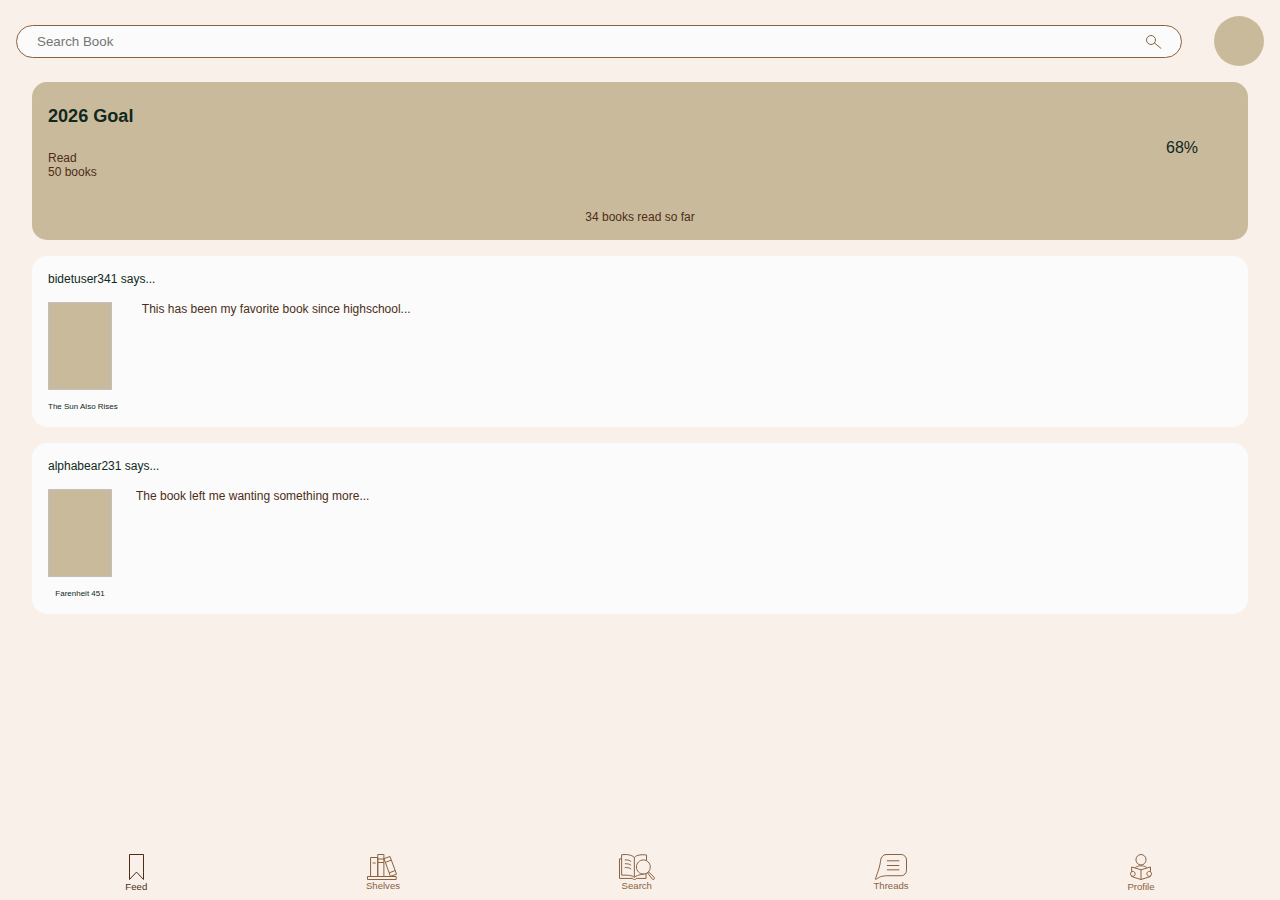
<file: index.html>
<!DOCTYPE html>
<html lang="en-US">
<head>
  <meta charset="utf-8" />
  <meta name="viewport" content="width=device-width, initial-scale=1" />

  <link rel="stylesheet" href="./styles/index.css" />

  <title> Book Nook - Feed </title>

  <script src="./script.js" defer></script>
</head>
<body>

  <div class="menu">
    <a class="menu__option menu__option--feed" href="#">
      <img class="menu__icon menu__icon--feed" src="./icons/bookmark_dark.svg" />
      <span class="menu__label menu__label--feed">Feed</span>
    </a>
    <a class="menu__option menu__option--shelves" href="./pages/shelves.html">
      <img class="menu__icon menu__icon--shelves" src="./icons/shelf_light.svg" />
      <span class="menu__label menu__label--shelves">Shelves</span>
    </a>
    <a class="menu__option menu__option--search">
      <img class="menu__icon menu__icon--search" src="./icons/book_search_light.svg" />
      <span class="menu__label menu__label--search">Search</span>
    </a>
    <a class="menu__option menu__option--threads">
      <img class="menu__icon menu__icon--threads" src="./icons/speech_bubble_light.svg" />
      <span class="menu__label menu__label--threads">Threads</span>
    </a>
    <a class="menu__option menu__option--profile">
      <img class="menu__icon menu__icon--profile" src="./icons/reader_light.svg" />
      <span class="menu__label menu__label--profile">Profile</span>
    </a>
  </div>

  <main class="main">
    <div class="nav">
      <form class="search">
        <input class="search__input" placeholder="Search Book" name="book" id="book"></input>
        <button class="search__button">
          <img class="search__button-icon" src="./icons/looking_glass.svg" />
        </button>
      </form>

      <a>
        <div class="avatar"></div>
      </a>
    </div>

    <div class="content">
      <div class="feed-card feed-card--summary">
        <div class="feed-card__info feed-card__info--summary">
          <div class="feed-card__goal">
            <h3 class="feed-card__heading">2026 Goal</h3>
            <p class="feed-card__data">Read<br>50 books</p>
          </div>
          <div class="graphic__outer-circle">
            <div class="graphic__inner-circle">
              <p class="graphic__percentage">68%</p>
            </div>
          </div>
        </div>
        <p class="feed-card__text feed-card__text--center">34 books read so far</p>
      </div>
      <div class="feed-card feed-card--review">
        <p class="feed-card__user">bidetuser341 says...</p>
        <div class="feed-card__info">
          <div class="feed-card__book">
            <img class="feed-card__image"/>
            <h6 class="feed-card__title">The Sun Also Rises</h6>
          </div>
          <p class="feed-card__text">This has been my favorite book since highschool...</p>
        </div>
      </div>
      <div class="feed-card feed-card--review">
        <p class="feed-card__user">alphabear231 says...</p>
        <div class="feed-card__info">
          <div class="feed-card__book">
            <img class="feed-card__image" />
            <h6 class="feed-card__title">Farenheit 451</h6>
          </div>
          <p class="feed-card__text">The book left me wanting something more...</p>
        </div>
      </div>
    </div>
  </main>

</body>
</file>
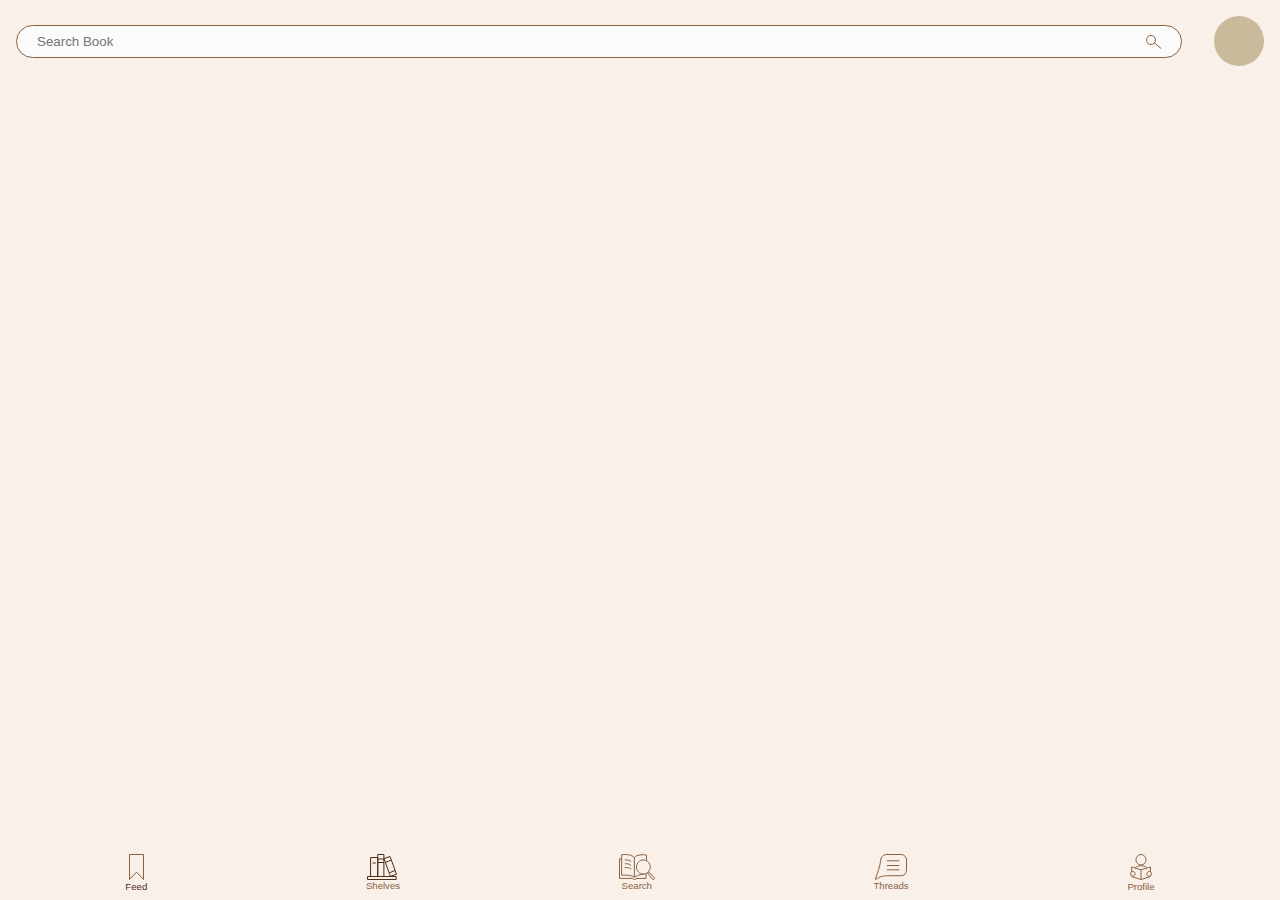
<file: pages/shelves.html>
<!DOCTYPE html>
<html lang="en-US">
<head>
  <meta charset="utf-8" />
  <meta name="viewport" content="width=device-width, initial-scale=1" />

  <link rel="stylesheet" href="../styles/shelves.css" />

  <title> Book Nook - Shelves </title>

  <!-- <script src="./scripts/index.js" defer></script> -->
</head>
<body>

  <div class="menu">
    <a class="menu__option menu__option--feed" href="../index.html">
      <img class="menu__icon menu__icon--feed" src="../icons/bookmark_light.svg" />
      <span class="menu__label menu__label--feed">Feed</span>
    </a>
    <a class="menu__option menu__option--shelves" href="#">
      <img class="menu__icon menu__icon--shelves" src="../icons/shelf_dark.svg" />
      <span class="menu__label menu__label--shelves">Shelves</span>
    </a>
    <a class="menu__option menu__option--search">
      <img class="menu__icon menu__icon--search" src="../icons/book_search_light.svg" />
      <span class="menu__label menu__label--search">Search</span>
    </a>
    <a class="menu__option menu__option--threads">
      <img class="menu__icon menu__icon--threads" src="../icons/speech_bubble_light.svg" />
      <span class="menu__label menu__label--threads">Threads</span>
    </a>
    <a class="menu__option menu__option--profile">
      <img class="menu__icon menu__icon--profile" src="../icons/reader_light.svg" />
      <span class="menu__label menu__label--profile">Profile</span>
    </a>
  </div>

  <main class="main">
    <div class="nav">
      <form class="search">
        <input class="search__input" placeholder="Search Book" name="book" id="book"></input>
        <button class="search__button">
          <img class="search__button-icon" src="../icons/looking_glass.svg" />
        </button>
      </form>

      <a>
        <div class="avatar"></div>
      </a>
    </div>

    <div class="content">
    </div>
  </main>

</body>
</file>
<file: styles/index.css>
:root {
  --primary-light: #8A6240;
  --primary-dark: #4D2D18;
  --background: #F9F0EA;
  --main: #CABA9C;
  --secondary-light: #4C6444;
  --secondary-dark: #102820;
  --border-radius: 15px;
  --white: #FAFBFA;
}

body {
  background-color: var(--background);
}

* , *::before, *::after {
  padding: 0;
  margin: 0;
  font-family: Verdana, Tahoma, Arial;
  box-sizing: border-box;
}

ul, ol {
  list-style: none;
}

a {
  text-decoration: none;
  color: inherit;
}

button {
  border: none;
  background-color: transparent;
}

.main {
  background-color: var(--background);
  min-height: calc(100vh - 55px);
  margin-bottom: 55px;
}

.menu {
  background-color: var(--background);
  display: flex;
  position: fixed;
  bottom: 0;
  left: 0;
  width: 100vw;
  padding: 0.5rem 1rem;
  justify-content: space-around;
}

.menu__option {
  display: flex;
  flex-direction: column;
  align-items: center;
}

.menu__label {
  font-size: 0.6rem;
  color: var(--primary-light);
}

.menu__label--feed {
  color: var(--primary-dark);
}

.nav {
  display: flex;
  justify-content: space-between;
  gap: 2rem;
  padding: 1rem;
  width: 100%;
  align-items: center;
}

.search {
  flex-grow: 1;
  position: relative;
}

.search__input {
  background-color: var(--white);
  border-radius: 100px;
  border: 1px solid var(--primary-light);
  padding: 0.5rem 1.25rem;
  width: 100%;
}

.search__input:placeholder {
  color: var(--main);
  font-size: 0.85rem;
}

.search__button {
  position: absolute;
  right: 1.25rem;
  margin: 0.65rem 0;
}

.avatar {
  background-color: var(--main);
  width: 50px;
  aspect-ratio: 1;
  border-radius: 100px;
}

.content {
  padding: 0 2rem;
}

.feed-card {
  padding: 1rem;
  border-radius: var(--border-radius);
  margin-bottom: 1rem;
}

.feed-card--summary {
  background-color: var(--main);
}

.feed-card--review {
  background-color: var(--white);
}

.feed-card__user {
  font-size: 0.75rem;
  color: var(--secondary-dark);
  margin-bottom: 1rem;
}

.feed-card__info {
  display: flex;
  gap: 1.5rem;
}

.feed-card__info--summary {
  justify-content: space-between;
  margin-bottom: 0.75rem;
}

.feed-card__book {

}

.feed-card__image {
  height: 5.5rem;
  min-width: 4rem;
  background-color: var(--main);
  margin-bottom: 0.5rem;
}

.feed-card__title {
  font-size: 0.5rem;
  font-weight: 400; 
  text-align: center;
  color: var(--secondary-dark);
}

.feed-card__text {
  font-size: 0.75rem;
  color: var(--primary-dark);
}

.feed-card__heading {
  font-size: 1.13rem;
  font-weight: 600;
  color: var(--secondary-dark);
  margin-bottom: 1.5rem;
  margin-top: 0.5rem;
}

.feed-card__data {
  font-size: 0.75rem;
  color: var(--primary-dark);
}

@property --angle {
  syntax: '<angle>';
  inherits: false;
  initial-value: 0deg;
}

@keyframes angle-change {
  from {
    --angle:0deg;
  }
  to {
    --angle:calc( 68 * 3.6deg );
  }
}

.graphic__outer-circle {
  width: 6.25rem;
  aspect-ratio: 1;
  display: flex;
  justify-content: center;
  align-items: center;
  border-radius: 100px;
  background: conic-gradient(var(--secondary-light) var(--angle), var(--main) 0deg);
  animation: angle-change ease-in-out 1s 1 forwards;
  
}

.graphic__inner-circle {
  width: calc(6.25rem - 1.25rem);
  aspect-ratio: 1;
  border-radius: 100px;
  background-color: var(--main);
  display: flex;
  justify-content: center;
  align-items: center;
}

.graphic__percentage {
  color: var(--secondary-dark);
}

.feed-card__text--center {
  text-align: center;
}
</file>
<file: styles/shelves.css>
:root {
  --primary-light: #8A6240;
  --primary-dark: #4D2D18;
  --background: #F9F0EA;
  --main: #CABA9C;
  --secondary-light: #4C6444;
  --secondary-dark: #102820;
  --border-radius: 15px;
  --white: #FAFBFA;
}

body {
  background-color: var(--background);
}

* , *::before, *::after {
  padding: 0;
  margin: 0;
  font-family: Verdana, Tahoma, Arial;
  box-sizing: border-box;
}

ul, ol {
  list-style: none;
}

a {
  text-decoration: none;
  color: inherit;
}

button {
  border: none;
  background-color: transparent;
}

.main {
  background-color: var(--background);
  min-height: calc(100vh - 55px);
  margin-bottom: 55px;
}

.menu {
  background-color: var(--background);
  display: flex;
  position: fixed;
  bottom: 0;
  left: 0;
  width: 100vw;
  padding: 0.5rem 1rem;
  justify-content: space-around;
}

.menu__option {
  display: flex;
  flex-direction: column;
  align-items: center;
}

.menu__label {
  font-size: 0.6rem;
  color: var(--primary-light);
}

.menu__label--feed {
  color: var(--primary-dark);
}

.nav {
  display: flex;
  justify-content: space-between;
  gap: 2rem;
  padding: 1rem;
  width: 100%;
  align-items: center;
}

.search {
  flex-grow: 1;
  position: relative;
}

.search__input {
  background-color: var(--white);
  border-radius: 100px;
  border: 1px solid var(--primary-light);
  padding: 0.5rem 1.25rem;
  width: 100%;
}

.search__input:placeholder {
  color: var(--main);
  font-size: 0.85rem;
}

.search__button {
  position: absolute;
  right: 1.25rem;
  margin: 0.65rem 0;
}

.avatar {
  background-color: var(--main);
  width: 50px;
  aspect-ratio: 1;
  border-radius: 100px;
}

.content {
  padding: 0 2rem;
}
</file>
